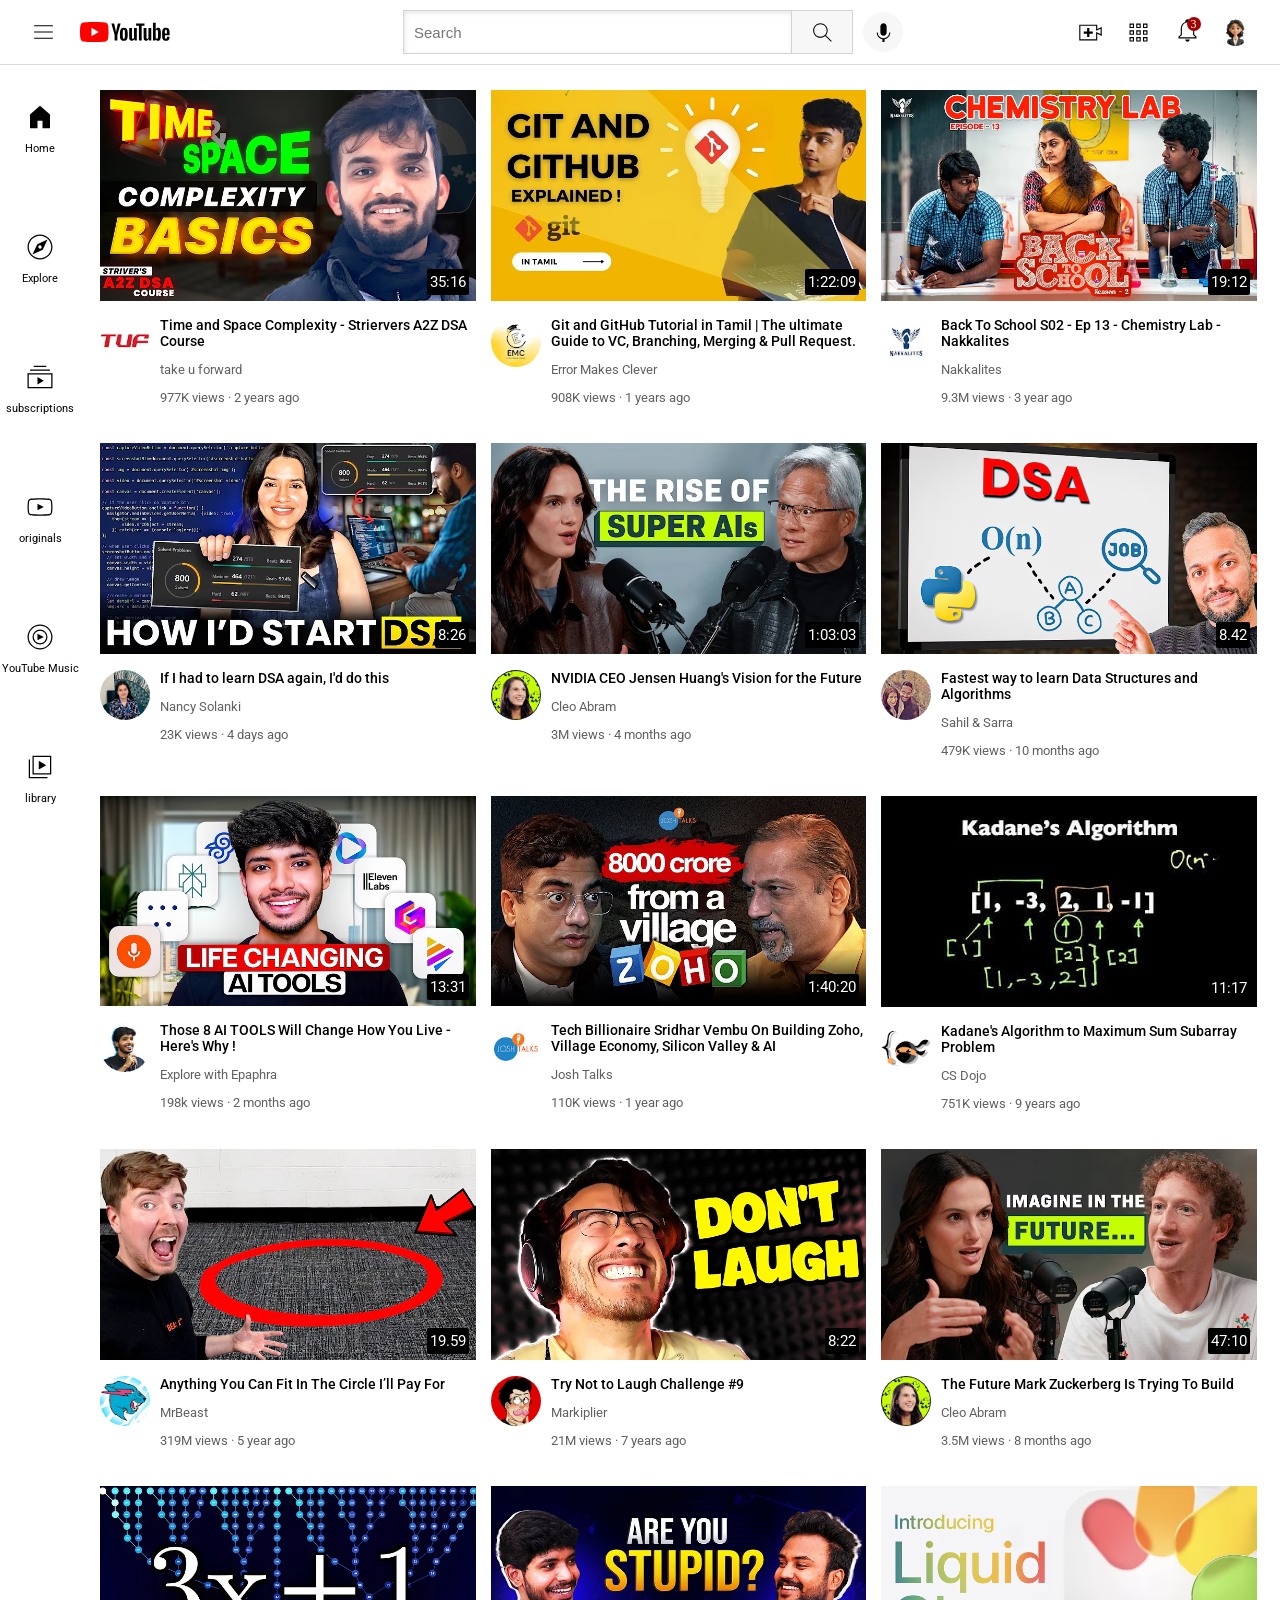
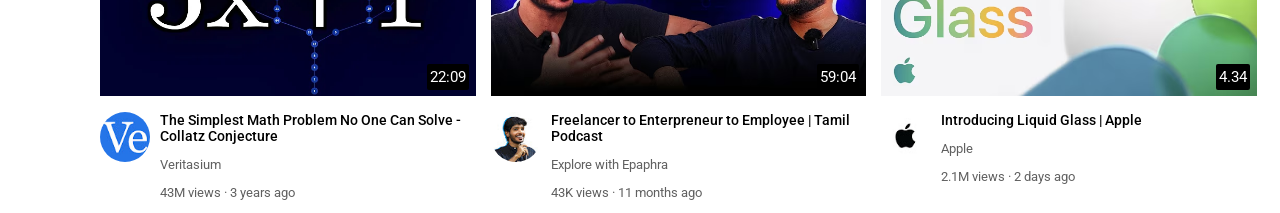
<file: index.html>
<!DOCTYPE html>
<html>
<head>
  
  <link rel="preconnect" href="https://fonts.googleapis.com">
<link rel="preconnect" href="https://fonts.gstatic.com" crossorigin>
<link href="https://fonts.googleapis.com/css2?family=Roboto:ital,wght@0,100..900;1,100..900&display=swap" rel="stylesheet">

<line rel="stylesheet" href="styles/general.css"></line>
<link rel="stylesheet" href="styles/header.css">
<link rel="stylesheet" href="styles/video.css">
<link rel="stylesheet" href="styles/sideBar.css">

  <title>Youtube.com</title>
</head>

<body style="margin:0px;padding-top:90px;padding-left:100px;height:1000px;padding-right: 23px;">
  <div class="header">
    <div class="startingPart">
      <div class="hamburger-menu">
         <img class="hamburger-menu-img" src="icons/hamburger-menu.svg">
      </div>
      <div class="youtube-apps">
         <img class="youtube-apps-img" src="icons/youtube-logo.svg">
      </div>
    </div>
    <div class="middlePart">
      
        <input class="Search-bar"type="text" placeholder="Search">
     
      <div class="search-item">
        <img class="searchPic" src="icons/search.svg">
        <div class="tooltip">Search</div>
      </div>
      <div class="voice-search-item">
        <img class="voice-search-Pic" src="icons/voice-search-icon.svg">
        <div class="tooltip">Search with your voice</div>
      </div>
    </div>
    <div class="endingPart">
      <div class="upload-cont">
        <img class="upload-pic" src="icons/upload.svg">
      <div class="tooltip">Create</div>
      </div>
      <div class="youtube-app-cont">
        <img class="youtube-apps-pic" src="icons/youtube-apps (1).svg">
        <div class="tooltip">
          YouTube apps</div>
      </div>
      <div class="notify_cont">
         <img class="notifications-pic"src="icons/notifications.svg">
        <div class="notify-count">3</div>
        <div class="tooltip">notifications</div>
      </div>
      <img class="channel-pic" src="channels_Pictures/my-channel.png">
    </div>
  </div>


  <div class="sideBar">
    <div class="sidelink">
      <img src="sideBar/home.svg">
      <div>Home</div>
    </div>
    <div class="sidelink">
      <img src="sideBar/explore.svg">
      <div>Explore</div>
    </div>
    <div class="sidelink">
      <img src="sideBar/subscriptions.svg">
      <div>subscriptions</div>
    </div>
    <div class="sidelink">
      <img src="sideBar/originals.svg">
      <div>originals</div>
    </div>

    <div class="sidelink">
      <img src="sideBar/youtube-music.svg">
      <div>YouTube Music</div>
    </div>
    <div class="sidelink">
      <img src="sideBar/library.svg">
      <div>library</div>
    </div>
  </div>
  
  
  <div class="video-grid">
    <div class="video-preview">
    <div class="thumbnail-row">
      <img class="thumbnail" src="thumbnail/hq720.avif">
      <div class="video-time">35:16</div>
    </div>
    <div class="video-info-grid">
        <div class="channel_Pictures">
          <img class="profile-pictures" src="channels_Pictures/tuf.jpg">
        </div>
        <div class="video-info">
              <p class="video-title">
              Time and Space Complexity - Striervers A2Z DSA Course
              </p>
              <p class="video-author">
                take u forward
              </p>
              <p class="video-stats">
                977K views · 2 years ago
              </p>
        </div>
    </div>
  </div> 



  <div class="video-preview">
    <div class="thumbnail-row">
      <img class="thumbnail" src="thumbnail/hq720 (1).avif">
      <div class="video-time">1:22:09</div>
    </div>
    <div class="video-info-grid">
        <div class="channel_Pictures">
          <img class="profile-pictures" src="channels_Pictures/emc.jpg">
          
        </div>
        <div class="video-info">
              <p class="video-title">
              Git and GitHub Tutorial in Tamil | The ultimate Guide to VC, Branching, Merging & Pull Request.
              </p>
              <p class="video-author">
                Error Makes Clever
              </p>
              <p class="video-stats">
                908K views · 1 years ago
              </p>
        </div>
    </div>
  </div> 

   <div class="video-preview">
    <div class="thumbnail-row">
      <img class="thumbnail" src="thumbnail/hq720 (2).avif">
      <div class="video-time">19:12</div>
    </div>
    <div class="video-info-grid">
        <div class="channel_Pictures">
          <img class="profile-pictures" src="channels_Pictures/nakkalites.jpg">
        </div>
        <div class="video-info">
              <p class="video-title">
                Back To School S02 - Ep 13 - Chemistry Lab - Nakkalites
              </p>
              <p class="video-author">
             Nakkalites
              </p>
              <p class="video-stats">
                9.3M views · 3 year ago
              </p>
        </div>
    </div>
  </div> 

   <div class="video-preview">
    <div class="thumbnail-row">
      <img class="thumbnail" src="thumbnail/hq720 (3).avif">
      <div class="video-time">8:26</div>
    </div>
    <div class="video-info-grid">
        <div class="channel_Pictures">
          <img class="profile-pictures" src="channels_Pictures/nancy.jpg">
        </div>
        <div class="video-info">
              <p class="video-title">
            If I had to learn DSA again, I'd do this
              </p>
              <p class="video-author">
              Nancy Solanki
              </p>
              <p class="video-stats">
               23K views · 4 days ago
              </p>
        </div>
    </div>
  </div> 

  <div class="video-preview">
    <div class="thumbnail-row">
      <img class="thumbnail" src="thumbnail/hq720 (4).avif">
      <div class="video-time">1:03:03</div>
    </div>
    <div class="video-info-grid">
        <div class="channel_Pictures">
          <img class="profile-pictures" src="channels_Pictures/cleo.jpg">
        </div>
        <div class="video-info">
              <p class="video-title">
             NVIDIA CEO Jensen Huang's Vision for the Future
              </p>
              <p class="video-author">
                   Cleo Abram
              </p>
              <p class="video-stats">
                3M views · 4 months ago
              </p>
        </div>
    </div>
  </div> 
  
  <div class="video-preview">
    <div class="thumbnail-row">
      <img class="thumbnail" src="thumbnail/hq720 (12).avif">
      <div class="video-time">8.42</div>
    </div>
    <div class="video-info-grid">
        <div class="channel_Pictures">
          <img class="profile-pictures" src="channels_Pictures/sahil&saara.jpg">
        </div>
        <div class="video-info">
              <p class="video-title">
              Fastest way to learn Data Structures and Algorithms
              </p>
              <p class="video-author">
                Sahil & Sarra
              </p>
              <p class="video-stats">
                479K views · 10 months ago
              </p>
        </div>
    </div>
  </div> 
 

    <div class="video-preview">
    <div class="thumbnail-row">
      <img class="thumbnail" src="thumbnail/hq720 (6).avif">
      <div class="video-time">13:31</div>
    </div>
    <div class="video-info-grid">
        <div class="channel_Pictures">
          <img class="profile-pictures" src="channels_Pictures/ewe.jpg">
          
        </div>
        <div class="video-info">
              <p class="video-title">
                Those 8 AI TOOLS Will Change How You Live - Here's Why !
              </p>
              <p class="video-author">
                Explore with Epaphra
              </p>
              <p class="video-stats">
                198k views · 2 months ago
              </p>
        </div>
    </div>
  </div> 

   <div class="video-preview">
    <div class="thumbnail-row">
      <img class="thumbnail" src="thumbnail/hq720 (7).avif">
      <div class="video-time">1:40:20</div>
    </div>
    <div class="video-info-grid">
        <div class="channel_Pictures">
          <img class="profile-pictures" src="channels_Pictures/joshtalk.jpg">
        </div>
        <div class="video-info">
              <p class="video-title">
              Tech Billionaire Sridhar Vembu On Building Zoho, Village Economy, Silicon Valley & AI
              </p>
              <p class="video-author">
              Josh Talks
              </p>
              <p class="video-stats">
                110K views · 1 year ago
              </p>
        </div>
    </div>
  </div> 



  <div class="video-preview">
    <div class="thumbnail-row">
      <img class="thumbnail" src="thumbnail/thumbnail-5.webp">
      <div class="video-time">11:17</div>
    </div>
    <div class="video-info-grid">
        <div class="channel_Pictures">
          <img class="profile-pictures" src="channels_Pictures/channel-5.jpeg">
        </div>
        <div class="video-info">
              <p class="video-title">
              Kadane's Algorithm to Maximum Sum Subarray Problem
              </p>
              <p class="video-author">
                CS Dojo
              </p>
              <p class="video-stats">
                751K views · 9 years ago
              </p>
        </div>
    </div>
  </div> 
  
   <div class="video-preview">
    <div class="thumbnail-row">
      <img class="thumbnail" src="thumbnail/thumbnail-6.webp">
      <div class="video-time">19.59</div>
    </div>
    <div class="video-info-grid">
        <div class="channel_Pictures">
          <img class="profile-pictures" src="channels_Pictures/channel-6.jpeg">
        </div>
        <div class="video-info">
              <p class="video-title">
              Anything You Can Fit In The Circle I’ll Pay For
              </p>
              <p class="video-author">
                MrBeast
              </p>
              <p class="video-stats">
                319M views · 5 year ago
              </p>
        </div>
    </div>
  </div> 
    <div class="video-preview">
    <div class="thumbnail-row">
      <img class="thumbnail" src="thumbnail/thumbnail-2.webp">
      <div class="video-time">8:22</div>
    </div>
    <div class="video-info-grid">
        <div class="channel_Pictures">
          <img class="profile-pictures" src="channels_Pictures/channel-2.jpeg">
          
        </div>
        <div class="video-info">
              <p class="video-title">
              Try Not to Laugh Challenge #9
              </p>
              <p class="video-author">
                Markiplier
              </p>
              <p class="video-stats">
                21M views · 7 years ago
              </p>
        </div>
    </div>
  </div> 
<div class="video-preview">
    <div class="thumbnail-row">
      <img class="thumbnail" src="thumbnail/hq720 (5).avif">
      <div class="video-time">47:10</div>
    </div>
    <div class="video-info-grid">
        <div class="channel_Pictures">
          <img class="profile-pictures" src="channels_Pictures/cleo.jpg">
        </div>
        <div class="video-info">
              <p class="video-title">
             The Future Mark Zuckerberg Is Trying To Build
              </p>
              <p class="video-author">
                Cleo Abram
              </p>
              <p class="video-stats">
                3.5M views · 8 months ago
              </p>
        </div>
    </div>
  </div> 


   <div class="video-preview">
    <div class="thumbnail-row">
      <img class="thumbnail" src="thumbnail/thumbnail-4.webp">
      <div class="video-time">22:09</div>
    </div>
    <div class="video-info-grid">
        <div class="channel_Pictures">
          <img class="profile-pictures" src="channels_Pictures/channel-4.jpeg">
        </div>
        <div class="video-info">
              <p class="video-title">
              The Simplest Math Problem No One Can Solve - Collatz Conjecture
              </p>
              <p class="video-author">
                Veritasium
              </p>
              <p class="video-stats">
               43M views · 3 years ago
              </p>
        </div>
    </div>
  </div> 

  <div class="video-preview">
    <div class="thumbnail-row">
      <img class="thumbnail" src="thumbnail/hq720 (9).avif">
      <div class="video-time">59:04</div>
    </div>
    <div class="video-info-grid">
        <div class="channel_Pictures">
          <img class="profile-pictures" src="channels_Pictures/ewe.jpg">
        </div>
        <div class="video-info">
              <p class="video-title">
              Freelancer to Enterpreneur to Employee | Tamil Podcast
              </p>
              <p class="video-author">
            Explore with Epaphra
              </p>
              <p class="video-stats">
                43K views · 11 months ago
              </p>
        </div>
    </div>
  </div> 
  
   <div class="video-preview">
    <div class="thumbnail-row">
      <img class="thumbnail" src="thumbnail/hq720 (10).avif">
      <div class="video-time">4.34</div>
    </div>
    <div class="video-info-grid">
        <div class="channel_Pictures">
          <img class="profile-pictures" src="channels_Pictures/apple.jpg">
        </div>
        <div class="video-info">
              <p class="video-title">
              Introducing Liquid Glass | Apple
              </p>
              <p class="video-author">
                Apple
              </p>
              <p class="video-stats">
                2.1M views · 2 days ago
              </p>
        </div>
    </div>
  </div> 
  
    
  </div> 
</body>
</html>
</file>
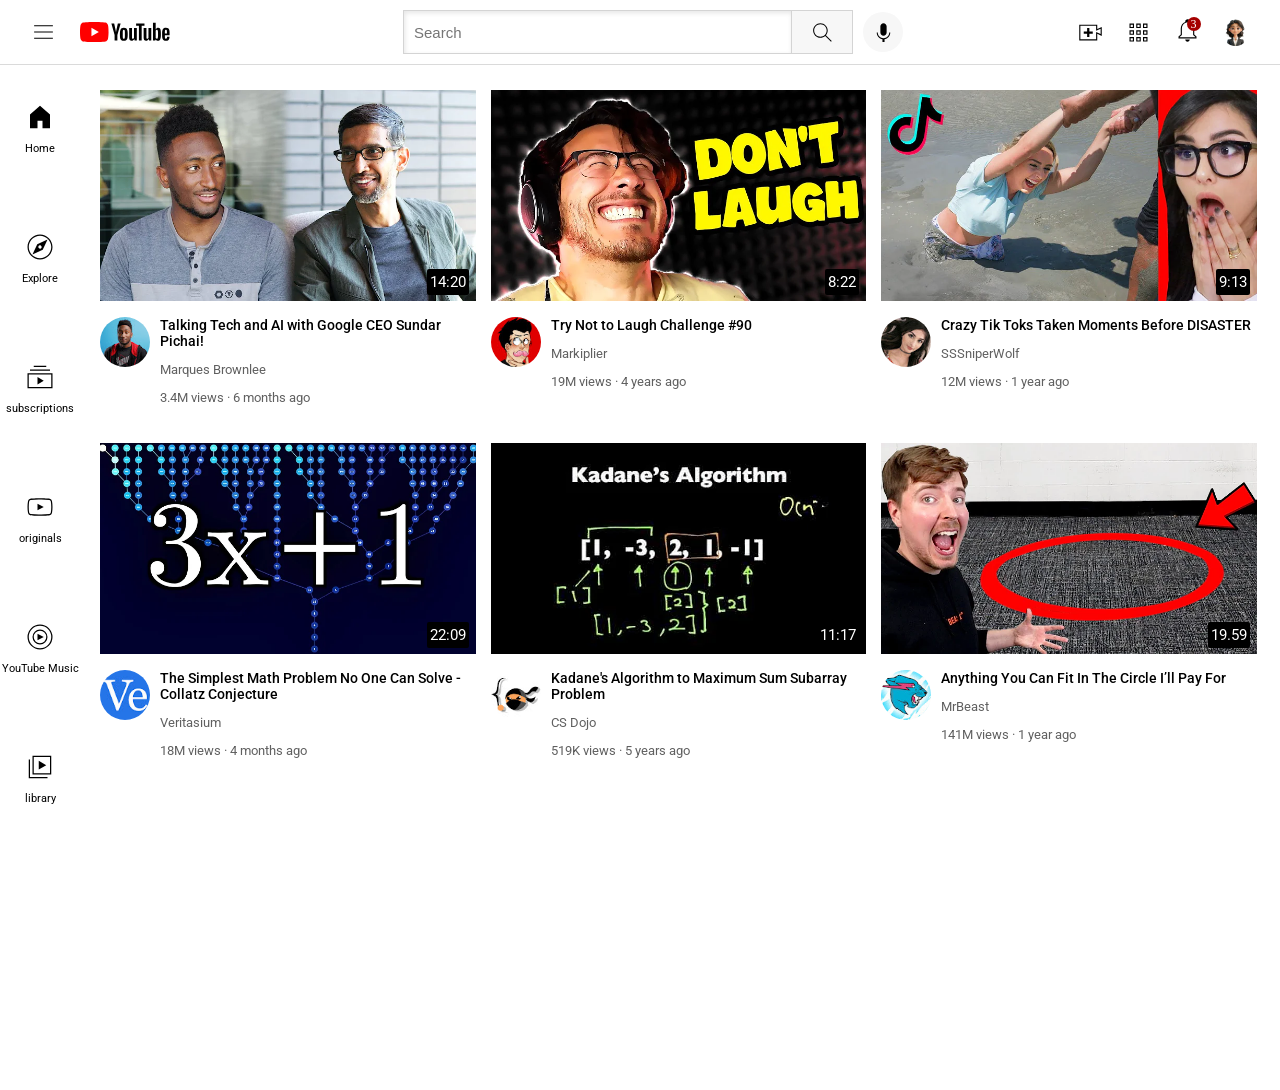
<file: index.html.html>
<!DOCTYPE html>
<html>
<head>
  
  <link rel="preconnect" href="https://fonts.googleapis.com">
<link rel="preconnect" href="https://fonts.gstatic.com" crossorigin>
<link href="https://fonts.googleapis.com/css2?family=Roboto:ital,wght@0,100..900;1,100..900&display=swap" rel="stylesheet">

<line rel="stylesheet" href="styles/general.css"></line>
<link rel="stylesheet" href="styles/header.css">
<link rel="stylesheet" href="styles/video.css">
<link rel="stylesheet" href="styles/sideBar.css">

  <title>Youtube.com</title>
</head>

<body style="margin:0px;padding-top:90px;padding-left:100px;height:1000px;padding-right: 23px;">
  <div class="header">
    <div class="startingPart">
      <div class="hamburger-menu">
         <img class="hamburger-menu-img" src="icons/hamburger-menu.svg">
      </div>
      <div class="youtube-apps">
         <img class="youtube-apps-img" src="icons/youtube-logo.svg">
      </div>
    </div>
    <div class="middlePart">
      
        <input class="Search-bar"type="text" placeholder="Search">
     
      <div class="search-item">
        <img class="searchPic" src="icons/search.svg">
        <div class="tooltip">Search</div>
      </div>
      <div class="voice-search-item">
        <img class="voice-search-Pic" src="icons/voice-search-icon.svg">
        <div class="tooltip">Search with your voice</div>
      </div>
    </div>
    <div class="endingPart">
      <div class="upload-cont">
        <img class="upload-pic" src="icons/upload.svg">
      <div class="tooltip">Create</div>
      </div>
      <div class="youtube-app-cont">
        <img class="youtube-apps-pic" src="icons/youtube-apps (1).svg">
        <div class="tooltip">
          YouTube apps</div>
      </div>
      <div class="notify_cont">
         <img class="notifications-pic"src="icons/notifications.svg">
        <div class="notify-count">3</div>
        <div class="tooltip">notifications</div>
      </div>
      <img class="channel-pic" src="channels_Pictures/my-channel.png">
    </div>
  </div>


  <div class="sideBar">
    <div class="sidelink">
      <img src="sideBar/home.svg">
      <div>Home</div>
    </div>
    <div class="sidelink">
      <img src="sideBar/explore.svg">
      <div>Explore</div>
    </div>
    <div class="sidelink">
      <img src="sideBar/subscriptions.svg">
      <div>subscriptions</div>
    </div>
    <div class="sidelink">
      <img src="sideBar/originals.svg">
      <div>originals</div>
    </div>

    <div class="sidelink">
      <img src="sideBar/youtube-music.svg">
      <div>YouTube Music</div>
    </div>
    <div class="sidelink">
      <img src="sideBar/library.svg">
      <div>library</div>
    </div>
  </div>
  
  
  <div class="video-grid">
    <div class="video-preview">
    <div class="thumbnail-row">
      <img class="thumbnail" src="thumbnail/thumbnail-1 (1).webp">
      <div class="video-time">14:20</div>
    </div>
    <div class="video-info-grid">
        <div class="channel_Pictures">
          <img class="profile-pictures" src="channels_Pictures/channel-1.jpeg">
        </div>
        <div class="video-info">
              <p class="video-title">
              Talking Tech and AI with Google CEO Sundar Pichai!
              </p>
              <p class="video-author">
                Marques Brownlee
              </p>
              <p class="video-stats">
                3.4M views · 6 months ago
              </p>
        </div>
    </div>
  </div> 



  <div class="video-preview">
    <div class="thumbnail-row">
      <img class="thumbnail" src="thumbnail/thumbnail-2.webp">
      <div class="video-time">8:22</div>
    </div>
    <div class="video-info-grid">
        <div class="channel_Pictures">
          <img class="profile-pictures" src="channels_Pictures/channel-2.jpeg">
          
        </div>
        <div class="video-info">
              <p class="video-title">
              Try Not to Laugh Challenge #90
              </p>
              <p class="video-author">
                Markiplier
              </p>
              <p class="video-stats">
                19M views · 4 years ago
              </p>
        </div>
    </div>
  </div> 

   <div class="video-preview">
    <div class="thumbnail-row">
      <img class="thumbnail" src="thumbnail/thumbnail-3.webp">
      <div class="video-time">9:13</div>
    </div>
    <div class="video-info-grid">
        <div class="channel_Pictures">
          <img class="profile-pictures" src="channels_Pictures/channel-3.jpeg">
        </div>
        <div class="video-info">
              <p class="video-title">
              Crazy Tik Toks Taken Moments Before DISASTER
              </p>
              <p class="video-author">
              SSSniperWolf
              </p>
              <p class="video-stats">
                12M views · 1 year ago
              </p>
        </div>
    </div>
  </div> 

   <div class="video-preview">
    <div class="thumbnail-row">
      <img class="thumbnail" src="thumbnail/thumbnail-4.webp">
      <div class="video-time">22:09</div>
    </div>
    <div class="video-info-grid">
        <div class="channel_Pictures">
          <img class="profile-pictures" src="channels_Pictures/channel-4.jpeg">
        </div>
        <div class="video-info">
              <p class="video-title">
              The Simplest Math Problem No One Can Solve - Collatz Conjecture
              </p>
              <p class="video-author">
                Veritasium
              </p>
              <p class="video-stats">
               18M views · 4 months ago
              </p>
        </div>
    </div>
  </div> 

  <div class="video-preview">
    <div class="thumbnail-row">
      <img class="thumbnail" src="thumbnail/thumbnail-5.webp">
      <div class="video-time">11:17</div>
    </div>
    <div class="video-info-grid">
        <div class="channel_Pictures">
          <img class="profile-pictures" src="channels_Pictures/channel-5.jpeg">
        </div>
        <div class="video-info">
              <p class="video-title">
              Kadane's Algorithm to Maximum Sum Subarray Problem
              </p>
              <p class="video-author">
                CS Dojo
              </p>
              <p class="video-stats">
                519K views · 5 years ago
              </p>
        </div>
    </div>
  </div> 
  
   <div class="video-preview">
    <div class="thumbnail-row">
      <img class="thumbnail" src="thumbnail/thumbnail-6.webp">
      <div class="video-time">19.59</div>
    </div>
    <div class="video-info-grid">
        <div class="channel_Pictures">
          <img class="profile-pictures" src="channels_Pictures/channel-6.jpeg">
        </div>
        <div class="video-info">
              <p class="video-title">
              Anything You Can Fit In The Circle I’ll Pay For
              </p>
              <p class="video-author">
                MrBeast
              </p>
              <p class="video-stats">
                141M views · 1 year ago
              </p>
        </div>
    </div>
  </div> 
  </div>

        
    













  
</body>
</html>
</file>
<file: styles/header.css>
.header
{
  z-index:100;
  padding:7px;
  position:fixed;
  top:0;
  left:0;
  right:0;
  background-color: white;
  display:flex;
  height:50px;
  flex-direction:row;
  justify-content: space-between;
  border-bottom-width:1px;
  border-bottom-style: solid;
  border-bottom-color:rgb(218, 218, 218);
}
.startingPart
{
  display: flex;
  align-items: center;
}
.middlePart
{
  display:flex;
  align-items: center;
  flex:1;
  /* margin-right:35px; */
  margin-left:70px;
  max-width: 500px;
}
.endingPart
{
  display:flex;
  align-items: center;
  justify-content: space-evenly;
  width:200px;
  margin-right:10px;
  flex-shrink:0;
}
.hamburger-menu
{
  height:25px;

}
.hamburger-menu-img
{
  margin-left:24px;
  height:100%;
  margin-right:24px;
}
.youtube-apps
{
  height:20px;
  margin-right:3px;
}
.youtube-apps-img
{
  height:100%;
  
}
.Search-bar
{
  flex:1;
  font-size:15px;
  height:40px;
   width:0;
  min-width:0px;
  border-style:solid;
  border-width:1px;
  border-color:  rgb(212, 212, 212); 
  padding-left:10px;
  box-shadow:inset 1px 2px 5px rgba(0,0,0,0.1);
 
  
}
.search-bar::placeholder
{
  font-family: roboto,arial;
}
.search-item
{
  background-color: rgb(247, 247, 247);
  display:flex;
  align-items: center;
   justify-content: center;
  height:42px;
  border-style:solid;
  border-width:1px;
  border-color:  rgb(212, 212, 212);
  width:60px;
  margin-left:-1px;
  position:relative;
}
.searchPic
{
  height:25px;

}
.voice-search-item
{
  display:flex;
  align-items: center;
  justify-content:center;
  margin-left:10px;
  height:40px;
  width:40px;
  background-color: rgb(247, 247, 247);
  border-radius: 50%;
  text-align: center;
  position:relative;
}
.voice-search-Pic
{
  height: 25px;
}
.upload-pic,.youtube-apps-pic,.notifications-pic,.channel-pic
{
  height:27px;
  margin:7px;
}
.channel-pic
{
  border-radius:14px;
}
.notify_cont
{
  position:relative;
}
.notify-count
{
  text-align:center;
 color:white;
 background-color: rgb(165, 0, 0); 
 font-size:12px;
 height:14px;
 width:14px;
 border-radius:7px;
 position:absolute;
 top:7px;
 right:7px;
}
.upload-cont
{
  display:flex;
  align-items:center;
  justify-content:center;
  position:relative;
}
.youtube-app-cont
{
  display:flex;
  align-items:center;
  justify-content:center;
  position:relative;
}
.search-item .tooltip,.voice-search-item .tooltip,.upload-cont .tooltip,.youtube-app-cont .tooltip,.notify_cont .tooltip{
 font-family:Roboto,arial;
  font-size:12px;
  white-space:nowrap;
  position:absolute;
  background-color:rgb(120, 119, 119);
  top:60px;
  color:white;
  padding-top:8px;
  padding-bottom:8px;
  padding-left:6px;
  padding-right:6px;
  border-radius:2px;
  opacity:0;
}
.search-item:hover .tooltip,
.voice-search-item:hover .tooltip,.upload-cont:hover .tooltip,.youtube-app-cont:hover .tooltip,.notify_cont:hover .tooltip{
  opacity:1;
}
</file>
<file: styles/video.css>
.thumbnail
    {
      width:100%;
    }
    .video-title
    {
      
      font-family: Roboto ,Arial;
       margin-top:0px;
       font-weight:500;
       font-size:14px;
       margin-bottom:12px;
    }
    .video-author,
    .video-stats
    {
      font-family: Roboto,Arial;
      font-size:13px;
color:rgb(96,96,96);

    }
    .video-author{
      margin-bottom:4px;
    }
    .profile-pictures
    {
      width:100%;
      border-radius:50%;
    }
    .video-info
    {
      padding-left:10px;
    }
    .thumbnail-row
    {
      margin-bottom: 12px;
      position:relative;
    }
    .video-info-grid
    {
      display:grid;
      grid-template-columns: 50px 1fr;
    }
    .video-grid{
      display:grid;
      grid-template-columns: 1fr 1fr 1fr;
      column-gap:15px;
      row-gap:25px;

    }
    .video-time
    {
      background-color: black;
      color:white;
      position:absolute;
      right:7px;
      bottom:10px;
      font-size:15px;
      font-family: roboto,Arial;
      padding-left:3px;
      padding-right:3px;
    padding-top:4px;
  padding-bottom:4px;    
  border-radius:2px;
}
</file>
<file: styles/sideBar.css>
.sideBar
{
  width:80px;
  position:fixed;
  top:63px;
  left:0;
  bottom:0;
  
}
.sidelink
{
  display:flex;
  flex-direction: column;
  justify-content: center;
  align-items: center;
  height:130px;
  
}
.sidelink img{
  height:30px;
  margin-bottom: 5px;
}
.sidelink div{
  margin-top: 5px;
  font-size:11px;
  font-family: roboto, Arial;
}
.sidelink:hover{
  background-color: rgb(233, 230, 230);
}
</file>
